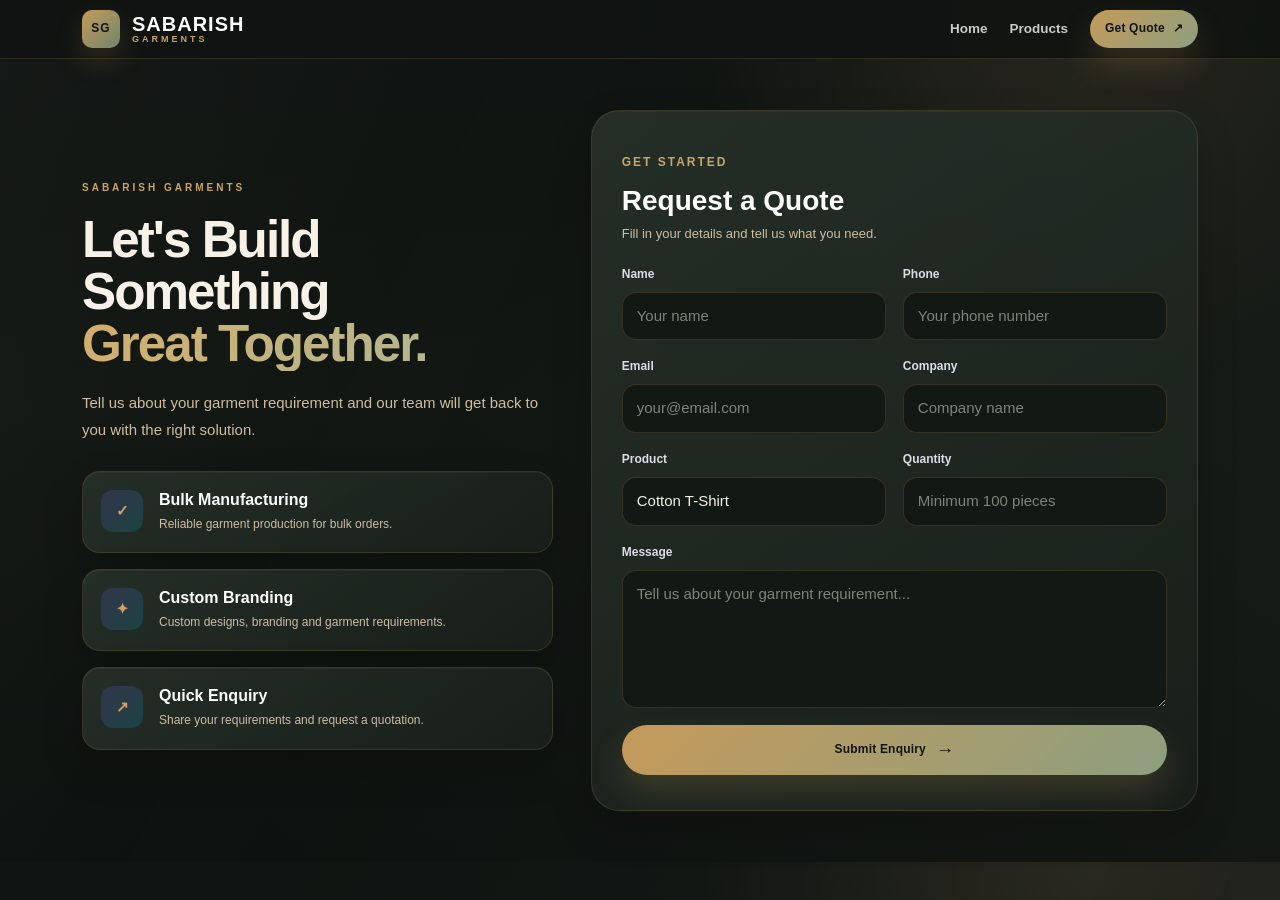
<file: enquiry.html>
<!DOCTYPE html>
<html lang="en">
<head>
    <meta charset="UTF-8">
    <meta name="viewport" content="width=device-width, initial-scale=1.0">
    <title>Request a Quote | Sabarish Garments</title>
    <link href="https://cdn.jsdelivr.net/npm/bootstrap@5.3.3/dist/css/bootstrap.min.css" rel="stylesheet">
    <link rel="stylesheet" href="static/css/style.css">
</head>
<body>
    <nav class="main-navbar navbar">
        <div class="container navbar-container">
            <a class="brand" href="index.html">
                <span class="brand-mark">SG</span>
                <span class="brand-text">SABARISH<small>GARMENTS</small></span>
            </a>
            <div class="nav-links">
                <a class="nav-link-custom" href="index.html">Home</a>
                <a class="nav-link-custom" href="products.html">Products</a>
                <a class="nav-quote-btn" href="enquiry.html">Get Quote <span>↗</span></a>
            </div>
        </div>
    </nav>

    <section class="enquiry-page">
        <div class="container py-5">
            <div class="enquiry-wrapper reveal">
                <div class="enquiry-intro">
                    <span class="dashboard-label">SABARISH GARMENTS</span>
                    <h1>Let's Build Something <span>Great Together.</span></h1>
                    <p>Tell us about your garment requirement and our team will get back to you with the right solution.</p>

                    <div class="enquiry-points">
                        <div class="enquiry-point">
                            <div class="enquiry-point-icon">✓</div>
                            <div>
                                <h4>Bulk Manufacturing</h4>
                                <p>Reliable garment production for bulk orders.</p>
                            </div>
                        </div>
                        <div class="enquiry-point">
                            <div class="enquiry-point-icon">✦</div>
                            <div>
                                <h4>Custom Branding</h4>
                                <p>Custom designs, branding and garment requirements.</p>
                            </div>
                        </div>
                        <div class="enquiry-point">
                            <div class="enquiry-point-icon">↗</div>
                            <div>
                                <h4>Quick Enquiry</h4>
                                <p>Share your requirements and request a quotation.</p>
                            </div>
                        </div>
                    </div>
                </div>

                <div class="enquiry-card">
                    <div class="enquiry-card-header">
                        <span class="enquiry-card-label">GET STARTED</span>
                        <h2>Request a Quote</h2>
                        <p>Fill in your details and tell us what you need.</p>
                    </div>

                    <form class="enquiry-form" action="mailto:sales@sabarishgarments.com" method="post" enctype="text/plain">
                        <div class="row g-3">
                            <div class="col-md-6">
                                <label for="name">Name</label>
                                <input type="text" id="name" name="name" class="form-control" placeholder="Your name" required>
                            </div>
                            <div class="col-md-6">
                                <label for="phone">Phone</label>
                                <input type="tel" id="phone" name="phone" class="form-control" placeholder="Your phone number" required>
                            </div>
                            <div class="col-md-6">
                                <label for="email">Email</label>
                                <input type="email" id="email" name="email" class="form-control" placeholder="your@email.com">
                            </div>
                            <div class="col-md-6">
                                <label for="company">Company</label>
                                <input type="text" id="company" name="company" class="form-control" placeholder="Company name">
                            </div>
                            <div class="col-md-6">
                                <label for="product">Product</label>
                                <select id="product" name="product" class="form-select">
                                    <option value="Cotton T-Shirt">Cotton T-Shirt</option>
                                    <option value="Polo T-Shirt">Polo T-Shirt</option>
                                    <option value="Hoodie">Hoodie</option>
                                    <option value="Oversized T-Shirt">Oversized T-Shirt</option>
                                </select>
                            </div>
                            <div class="col-md-6">
                                <label for="quantity">Quantity</label>
                                <input type="number" id="quantity" name="quantity" class="form-control" placeholder="Minimum 100 pieces" min="100">
                            </div>
                            <div class="col-12">
                                <label for="message">Message</label>
                                <textarea id="message" name="message" class="form-control" rows="5" placeholder="Tell us about your garment requirement..."></textarea>
                            </div>
                            <div class="col-12">
                                <button type="submit" class="enquiry-submit">
                                    <span>Submit Enquiry</span>
                                    <strong>→</strong>
                                </button>
                            </div>
                        </div>
                    </form>
                </div>
            </div>
        </div>
    </section>

    <script src="static/js/script.js"></script>
</body>
</html>
</file>
<file: static/css/style.css>
/* =========================================================
   SABARISH GARMENTS
   COMPLETE WEBSITE STYLE
   ========================================================= */


/* =========================================================
   GLOBAL VARIABLES
   ========================================================= */

:root {

    --primary: #d9b26a;
    --primary-dark: #b88842;

    --cyan: #d9c6a0;
    --pink: #c2895c;
    --orange: #e4bd7a;
    --green: #a0ad8d;

    --bg-main: #110f0d;
    --bg-secondary: #1a1714;
    --bg-card: #1d1a17;
    --bg-card-light: #2b241e;

    --text-main: #f7f1e7;
    --text-secondary: #d0bca1;
    --text-muted: #9c8a73;

    --border: rgba(216,178,106,0.18);

    --gradient-primary:
        linear-gradient(
            135deg,
            #e9c784,
            #a77a3c,
            #d7b678
        );

    --gradient-cyan:
        linear-gradient(
            135deg,
            #f0dba6,
            #b58d53
        );

    --shadow:
        0 24px 72px rgba(0,0,0,0.42);

    --radius: 20px;
}


/* =========================================================
   RESET
   ========================================================= */

* {
    margin: 0;
    padding: 0;
    box-sizing: border-box;
}

html {
    scroll-behavior: smooth;
    scroll-padding-top: 96px;
    font-size: 17px;
}

body {

    margin: 0;
    scroll-behavior: smooth;
    -webkit-font-smoothing: antialiased;
    text-rendering: optimizeLegibility;

    background:
        radial-gradient(circle at top, rgba(217,178,106,0.12), transparent 28%),
        var(--bg-main);

    color:
        var(--text-main);

    font-family:
        "Outfit",
        "Segoe UI",
        Arial,
        sans-serif;

    line-height: 1.6;
    overflow-x: hidden;
}

body::before {
    content: "";
    position: fixed;
    inset: 0;
    background: linear-gradient(120deg, rgba(255,255,255,0.015), transparent 30%, rgba(124,92,255,0.02));
    pointer-events: none;
    z-index: 0;
}

a {
    color: inherit;
    text-decoration: none;
}

img {
    max-width: 100%;
}

button,
input,
select,
textarea {
    font-family: inherit;
}


/* =========================================================
   COMMON CONTAINER
   ========================================================= */

.container {
    max-width: 1280px;
}


/* =========================================================
   COMMON SECTION LABEL
   ========================================================= */

.section-label {

    display: inline-block;

    margin-bottom: 14px;

    color: var(--cyan);

    font-size: 10px;

    font-weight: 900;

    letter-spacing: 3px;

    text-transform: uppercase;
}

.reveal {
    opacity: 0;
    transform: translateY(28px);
    transition: opacity 0.7s ease, transform 0.7s ease;
}

.reveal.active {
    opacity: 1;
    transform: translateY(0);
}


/* =========================================================
   NAVBAR
   ========================================================= */

.navbar,
.main-navbar {

    position: sticky;
    top: 0;
    z-index: 1000;

    padding: 13px 0;

    background:
        rgba(8,8,18,0.88) !important;

    border-bottom:
        1px solid var(--border);

    backdrop-filter: blur(18px);
    -webkit-backdrop-filter: blur(18px);
}

.navbar-container,
.container {
    max-width: 1180px;
}

.navbar-brand,
.brand {
    display: inline-flex;
    align-items: center;
    gap: 12px;

    color: white !important;
    font-size: 22px;
    font-weight: 900;
    letter-spacing: 1px;
}

.brand-mark {
    display: inline-flex;
    align-items: center;
    justify-content: center;

    width: 42px;
    height: 42px;

    border-radius: 12px;

    background:
        linear-gradient(135deg, #f4dfaf, #b78642, #7c4d1b);

    color: white;
    font-size: 14px;
    font-weight: 900;
    box-shadow: 0 14px 30px rgba(181, 136, 66, 0.35);
}

.brand-text {
    display: flex;
    flex-direction: column;
    line-height: 1.05;
}

.brand-text small {
    color: var(--cyan);
    font-size: 9px;
    letter-spacing: 3px;
    font-weight: 800;
}

.navbar-brand:hover,
.brand:hover {
    color: var(--cyan) !important;
}

.nav-links {
    display: flex;
    align-items: center;
    gap: 28px;
}

.nav-link-custom {
    color: rgba(255,255,255,0.78) !important;
    font-size: 14px;
    font-weight: 600;
    transition: 0.25s ease;
}

.nav-link-custom:hover {
    color: white !important;
}

.nav-quote-btn {
    display: inline-flex;
    align-items: center;
    gap: 8px;

    padding: 11px 18px;
    border-radius: 999px;

    background: var(--gradient-primary);
    color: white;
    font-size: 13px;
    font-weight: 800;
    box-shadow: 0 12px 28px rgba(183, 136, 66, 0.28);
    transition: 0.25s ease;
}

.nav-quote-btn:hover {
    color: white;
    transform: translateY(-2px);
}

.navbar .btn,
.navbar .btn-primary,
.navbar .btn-outline-light {
    border-radius: 50px;
    font-size: 12px;
    font-weight: 800;
    padding: 10px 18px;
}

.navbar .btn-outline-light {
    border-color: rgba(255,255,255,0.18);
}

.navbar .btn-outline-light:hover {
    background: white;
    color: #080812;
}

.navbar .btn-primary {
    border: none;
    background: var(--gradient-primary);
}


/* =========================================================
   HERO SECTION
   ========================================================= */

@keyframes floatY {
    0%, 100% { transform: translateY(0px); }
    50% { transform: translateY(-12px); }
}

@keyframes floatX {
    0%, 100% { transform: translateX(0px); }
    50% { transform: translateX(10px); }
}

@keyframes pulseSoft {
    0%, 100% { box-shadow: 0 0 0 rgba(124,92,255,0.2); }
    50% { box-shadow: 0 0 24px rgba(124,92,255,0.32); }
}

@keyframes drift {
    0% { transform: translate3d(0, 0, 0) rotate(0deg); }
    50% { transform: translate3d(10px, -12px, 0) rotate(4deg); }
    100% { transform: translate3d(0, 0, 0) rotate(0deg); }
}

@keyframes shimmer {
    0% { background-position: -200% center; }
    100% { background-position: 200% center; }
}

.hero-section,
.hero {

    position: relative;

    min-height: 620px;
    padding: 20px 0 18px;

    display: flex;
    align-items: center;

    overflow: hidden;

    background:

        radial-gradient(
            circle at 80% 20%,
            rgba(217,178,106,0.18),
            transparent 32%
        ),

        radial-gradient(
            circle at 15% 80%,
            rgba(163,124,71,0.10),
            transparent 30%
        ),

        var(--bg-main);
}

.hero-section {
    padding-top: 28px;
    padding-bottom: 20px;
}

.hero-glow,
.hero-image-glow {
    position: absolute;
    border-radius: 50%;
    filter: blur(80px);
    pointer-events: none;
    animation: pulseSoft 5s ease-in-out infinite;
}

.hero-glow {
    width: 420px;
    height: 420px;
    opacity: 0.32;
}

.glow-one {
    top: -120px;
    right: -80px;
    background: rgba(217,178,106,0.50);
}

.glow-two {
    left: -120px;
    bottom: -140px;
    background: rgba(166,120,60,0.30);
    animation-delay: 1.2s;
}

.hero-image-glow {
    inset: 12% 18% 12% 14%;
    background: radial-gradient(circle, rgba(217,178,106,0.38), transparent 64%);
    z-index: 0;
}

.hero-content {

    position: relative;

    z-index: 2;

    max-width: 720px;
}

.hero h1 {

    margin: 0;

    color: white;

    font-size:
        clamp(42px, 4.5vw, 68px);

    line-height: 0.9;

    font-weight: 900;

    letter-spacing: -3px;
    text-shadow: 0 12px 35px rgba(0,0,0,0.15);
    animation: floatY 5s ease-in-out infinite;
}

.hero h1 span,
.hero-title span,
.section-title h2 span,
.catalog-heading h2 span,
.products-hero h1 span {

    display: block;

    background:
        var(--gradient-primary);

    background-clip: text;
    background-clip: text;
    -webkit-background-clip: text;
    color: transparent;
    -webkit-text-fill-color: transparent;
}

.hero p {

    max-width: 680px;

    margin: 22px 0;

    color: var(--text-secondary);

    font-size: 17px;
    line-height: 1.8;
}

.hero-buttons {

    display: flex;
    flex-wrap: wrap;
    gap: 14px;
    margin-top: 12px;
}

.hero-buttons .btn,
.hero-buttons a,
.hero-btn,
.primary-btn,
.secondary-btn,
.cta-box .btn,
.about-btn,
.view-all-btn,
.nav-quote-btn,
.enquiry-submit,
.login-button,
.catalog-cta-button {

    display: inline-flex;
    align-items: center;
    justify-content: center;

    padding: 16px 28px;
    border-radius: 999px;

    font-size: 13px;
    font-weight: 800;
    letter-spacing: 0.2px;

    transition:
        transform 0.28s ease,
        box-shadow 0.28s ease,
        border-color 0.28s ease,
        background 0.28s ease;
}

.hero-buttons .btn-primary,
.hero-buttons a:first-child,
.primary-btn,
.cta-box .btn,
.about-btn,
.view-all-btn,
.nav-quote-btn,
.enquiry-submit,
.login-button,
.catalog-cta-button {

    border: none;
    background: var(--gradient-primary);
    color: white;
    box-shadow: 0 18px 35px rgba(124,92,255,0.30);
}

.hero-buttons .btn-outline-light,
.hero-buttons a:last-child,
.secondary-btn {

    border: 1px solid rgba(255,255,255,0.16);
    background: rgba(255,255,255,0.03);
    color: white;
}

.hero-buttons .btn:hover,
.hero-buttons a:hover,
.primary-btn:hover,
.secondary-btn:hover,
.cta-box .btn:hover,
.about-btn:hover,
.view-all-btn:hover,
.nav-quote-btn:hover,
.enquiry-submit:hover,
.login-button:hover,
.catalog-cta-button:hover {

    transform: translateY(-3px);
    box-shadow: 0 18px 38px rgba(124,92,255,0.35);
}

.hero-badge {

    display: inline-flex;
    align-items: center;
    gap: 10px;

    padding: 10px 16px;
    margin-bottom: 18px;

    border-radius: 999px;
    border: 1px solid rgba(217,178,106,0.30);
    background: rgba(217,178,106,0.10);

    color: #d7d0ff;
    font-size: 10px;
    font-weight: 800;
    letter-spacing: 2px;
    text-transform: uppercase;
    animation: pulseSoft 3s ease-in-out infinite;
}

.pulse-dot {

    width: 8px;
    height: 8px;
    border-radius: 50%;

    background: var(--cyan);
    box-shadow: 0 0 0 6px rgba(0,217,255,0.12);
}

.hero-trust {

    display: flex;
    flex-wrap: wrap;
    gap: 14px;
    margin-top: 20px;
}

.trust-line {

    display: inline-flex;
    align-items: center;
    gap: 8px;

    padding: 8px 12px;

    border-radius: 999px;
    background: rgba(255,255,255,0.03);
    border: 1px solid rgba(255,255,255,0.08);

    color: #d4d4df;
    font-size: 11px;
    font-weight: 700;
}

.trust-line span {
    color: var(--green);
    font-weight: 900;
}


/* =========================================================
   HERO IMAGE
   ========================================================= */

.hero-image-wrapper {
    position: relative;
    z-index: 2;
    transform: perspective(1200px) rotateY(0deg);
    transition: transform 0.25s ease;
}

.hero-image {

    position: relative;
    z-index: 2;
    width: 100%;
    max-width: 680px;
    margin: 0 auto;

    overflow: hidden;
    border-radius: 32px;
    border: 1px solid rgba(255,255,255,0.10);
    box-shadow: 0 30px 90px rgba(0,0,0,0.42);
    animation: floatY 7s ease-in-out infinite;
}

.hero-image-wrapper::before {
    content: "";
    position: absolute;
    inset: 10% 14% auto auto;
    width: 170px;
    height: 170px;
    border-radius: 50%;
    background: radial-gradient(circle, rgba(217,178,106,0.42), transparent 65%);
    filter: blur(25px);
    z-index: 0;
    animation: pulseSoft 4s ease-in-out infinite;
}

.garment-floating,
.fabric-tag {
    position: absolute;
    z-index: 5;
    display: inline-flex;
    align-items: center;
    justify-content: center;
    min-width: 82px;
    padding: 9px 12px;
    border-radius: 999px;
    border: 1px solid rgba(255,255,255,0.12);
    background: rgba(11,12,25,0.62);
    backdrop-filter: blur(10px);
    color: white;
    font-size: 10px;
    letter-spacing: 1.5px;
    text-transform: uppercase;
    font-weight: 800;
    box-shadow: 0 12px 28px rgba(0,0,0,0.2);
    animation: drift 7s ease-in-out infinite;
}

.tag-one { top: 12%; left: -6%; }
.tag-two { top: 18%; right: -4%; animation-delay: 1.2s; }
.tag-three { bottom: 12%; left: -5%; animation-delay: 2s; }
.tag-four { bottom: 18%; right: -3%; animation-delay: 3s; }

.hero-image::after {
    content: "";
    position: absolute;
    inset: 0;
    background: linear-gradient(160deg, rgba(255,255,255,0.08), transparent 30%, rgba(0,0,0,0.16));
    pointer-events: none;
}

.hero-image img {

    width: 100%;
    height: 470px;
    object-fit: cover;
    display: block;
    transition: transform 0.7s ease;
}

.hero-image:hover img {
    transform: scale(1.04);
}


/* =========================================================
   STATS
   ========================================================= */

.stats-section {

    padding: 60px 0;

    background:
        linear-gradient(180deg, rgba(13,13,27,0.96), rgba(8,8,18,1));

    border-top:
        1px solid var(--border);

    border-bottom:
        1px solid var(--border);
}

.trust-badges {
    display: flex;
    flex-wrap: wrap;
    gap: 12px;
    margin-top: 26px;
}

.trust-badge {
    padding: 10px 14px;
    border-radius: 999px;
    border: 1px solid rgba(255,255,255,0.08);
    background: rgba(255,255,255,0.025);
    color: #dfe3ff;
    font-size: 11px;
    font-weight: 700;
}

.stats-wrapper {
    display: grid;
    grid-template-columns: repeat(4, minmax(0, 1fr));
    gap: 18px;
}

.stat-box,
.stat-card {

    text-align: center;

    padding: 26px 18px;

    border-radius: 22px;
    background: rgba(255,255,255,0.02);
    border: 1px solid rgba(255,255,255,0.06);
    box-shadow: inset 0 1px 0 rgba(255,255,255,0.02);
    transition: transform 0.3s ease, border-color 0.3s ease;
}

.stat-box:hover,
.stat-card:hover {
    transform: translateY(-4px);
    border-color: rgba(124,92,255,0.28);
}

.stat-icon {

    display: flex;
    align-items: center;
    justify-content: center;

    width: 52px;
    height: 52px;
    margin: 0 auto 15px;

    border-radius: 16px;
    background: rgba(124,92,255,0.12);
    color: var(--primary);
    font-size: 22px;
    font-weight: 800;
}

.stat-card h3,
.stat-box h3 {

    margin-bottom: 6px;

    font-size: 31px;
    font-weight: 900;

    background: var(--gradient-primary);
    background-clip: text;
    background-clip: text;
    -webkit-background-clip: text;
    color: transparent;
    -webkit-text-fill-color: transparent;
}

.stat-card p,
.stat-box p {

    margin: 0;

    color: var(--text-muted);
    font-size: 11px;
    font-weight: 700;
    text-transform: uppercase;
    letter-spacing: 1.3px;
}


/* =========================================================
   COMMON SECTIONS
   ========================================================= */

.section {

    padding:
        110px 0;
}

.section-title {

    margin-bottom: 50px;

    text-align: center;
}

.section-title h2 {

    color: white;

    font-size:
        clamp(35px, 5vw, 55px);

    font-weight: 900;
    letter-spacing: -2px;
    text-shadow: 0 10px 30px rgba(0,0,0,0.18);
}

.section-title h2 span {

    background:
        var(--gradient-primary);
    background-clip: text;
    background-clip: text;
    -webkit-background-clip: text;
    color: transparent;
    -webkit-text-fill-color: transparent;
}

.section-title p {

    max-width: 650px;

    margin:
        18px auto 0;

    color:
        var(--text-secondary);

    line-height: 1.8;

    font-size: 14px;
}


/* =========================================================
   ABOUT
   ========================================================= */

.about-section {

    background:
        var(--bg-main);
}

.about-image {

    overflow: hidden;

    border-radius: 25px;

    border:
        1px solid var(--border);
}

.about-image img {

    width: 100%;

    height: 480px;

    object-fit: cover;

    display: block;

    transition:
        transform 0.7s ease;
}

.about-image:hover img {
    transform: scale(1.04);
}

.about-content h2 {

    margin-bottom: 20px;

    color: white;

    font-size: 42px;

    font-weight: 900;
}

.about-content h2 span {

    color: var(--cyan);
}

.why-us-section {
    padding: 110px 0;
    background: linear-gradient(180deg, rgba(16,16,32,0.92), rgba(8,8,18,1));
}

.reason-grid {
    display: grid;
    grid-template-columns: repeat(2, minmax(0, 1fr));
    gap: 18px;
}

.reason-card {
    padding: 24px 22px;
    border-radius: 22px;
    background: rgba(255,255,255,0.025);
    border: 1px solid rgba(255,255,255,0.08);
    box-shadow: 0 18px 45px rgba(0,0,0,0.18);
}

.reason-card h4 {
    margin: 12px 0 10px;
    color: white;
    font-size: 18px;
    font-weight: 800;
}

.reason-card p {
    margin: 0;
    color: var(--text-secondary);
    font-size: 13px;
    line-height: 1.7;
}

.reason-icon {
    width: 46px;
    height: 46px;
    display: flex;
    align-items: center;
    justify-content: center;
    border-radius: 14px;
    background: linear-gradient(135deg, rgba(124,92,255,0.18), rgba(0,217,255,0.14));
    color: var(--cyan);
    font-size: 12px;
    font-weight: 900;
}

.about-content p {

    color:
        var(--text-secondary);

    line-height: 1.8;

    font-size: 14px;

    margin-bottom: 18px;
}


/* =========================================================
   PRODUCT CARDS - HOMEPAGE
   ========================================================= */

.product-card {

    position: relative;
    height: 100%;

    overflow: hidden;

    border-radius: 24px;

    background:
        rgba(255,255,255,0.025);

    border:
        1px solid rgba(255,255,255,0.08);

    transition:
        transform 0.4s ease,
        border-color 0.4s ease,
        box-shadow 0.4s ease;
}

.product-card::before {
    content: "";
    position: absolute;
    inset: -40% auto auto -20%;
    width: 220px;
    height: 220px;
    background: linear-gradient(135deg, rgba(124,92,255,0.28), rgba(0,217,255,0));
    border-radius: 50%;
    filter: blur(16px);
    opacity: 0.9;
    transform: translateX(-18px);
    transition: transform 0.5s ease;
}

.product-card:hover {

    transform: translateY(-8px);

    border-color: rgba(124,92,255,0.38);

    box-shadow: 0 24px 55px rgba(0,0,0,0.30);
}

.product-card:hover::before {
    transform: translateX(140px) scale(1.08);
}

.product-card img {

    width: 100%;

    height: 330px;

    object-fit: cover;

    display: block;

    transition: transform 0.6s ease, filter 0.4s ease;
}

.product-card:hover img {
    transform: scale(1.06);
    filter: saturate(1.12);
}

.product-card-content {

    padding: 25px;
}

.product-card-content h3 {

    color: white;

    font-size: 21px;

    font-weight: 800;

    margin-bottom: 10px;
}

.product-card-content p {

    color: var(--text-secondary);

    font-size: 13px;

    line-height: 1.7;

    margin: 0;
}


/* =========================================================
   PROCESS
   ========================================================= */

.process-card {

    position: relative;

    height: 100%;

    padding: 30px;

    border-radius: 24px;

    background:
        rgba(255,255,255,0.025);

    border:
        1px solid rgba(255,255,255,0.08);

    transition:
        transform 0.4s ease,
        border-color 0.4s ease,
        background 0.4s ease;
}

.process-card::after {
    content: "";
    position: absolute;
    left: 22px;
    right: 22px;
    bottom: 0;
    height: 2px;
    background: linear-gradient(90deg, transparent, rgba(124,92,255,0.9), transparent);
    transform: scaleX(0.5);
    opacity: 0;
    transition: transform 0.4s ease, opacity 0.4s ease;
}

.process-card:hover {

    transform: translateY(-7px);

    background: rgba(124,92,255,0.05);
    border-color: rgba(124,92,255,0.28);
}

.process-card:hover::after {
    transform: scaleX(1);
    opacity: 1;
}

.process-number {

    width: 52px;
    height: 52px;

    display: flex;
    align-items: center;
    justify-content: center;

    margin-bottom: 22px;
    border-radius: 50%;

    background: var(--gradient-primary);
    color: white;

    font-size: 14px;
    font-weight: 900;
    box-shadow: 0 14px 28px rgba(124,92,255,0.22);
}

.process-card h3 {

    color: white;

    font-size: 20px;

    margin-bottom: 12px;
}

.process-card p {

    margin: 0;

    color: var(--text-secondary);

    font-size: 13px;

    line-height: 1.7;
}


/* =========================================================
   CTA
   ========================================================= */

.cta-section {

    padding: 100px 0;
}

.cta-box {

    position: relative;

    overflow: hidden;

    padding: 70px 50px;
    text-align: center;

    border-radius: 32px;
    background: linear-gradient(135deg, rgba(124,92,255,0.18), rgba(255,79,163,0.10));
    border: 1px solid rgba(255,255,255,0.08);
    box-shadow: 0 25px 60px rgba(0,0,0,0.25);
}

.cta-box::before {
    content: "";
    position: absolute;
    inset: auto -90px -120px auto;
    width: 220px;
    height: 220px;
    border-radius: 50%;
    background: rgba(0,217,255,0.12);
    filter: blur(30px);
}

.cta-box h2 {

    color: white;

    font-size:
        clamp(32px, 5vw, 55px);

    font-weight: 900;

    letter-spacing: -2px;
}

.cta-box h2 span {
    color: var(--cyan);
}

.cta-box p {

    max-width: 650px;

    margin:
        20px auto 30px;

    color:
        var(--text-secondary);

    line-height: 1.8;
}

.cta-box .btn {

    padding:
        14px 25px;

    border: none;

    border-radius: 50px;

    background:
        var(--gradient-primary);

    color: white;

    font-size: 12px;

    font-weight: 900;
}


/* =========================================================
   PRODUCTS PAGE HERO
   ========================================================= */

.products-hero {

    position: relative;

    padding:
        120px 0 100px;

    overflow: hidden;

    background:

        radial-gradient(
            circle at 80% 20%,
            rgba(124,92,255,0.20),
            transparent 35%
        ),

        radial-gradient(
            circle at 15% 70%,
            rgba(0,217,255,0.10),
            transparent 30%
        ),

        var(--bg-main);
}

.products-hero-content {

    position: relative;

    z-index: 2;

    max-width: 850px;

    margin: auto;

    text-align: center;
}

.products-hero h1 {

    margin: 0;

    color: white;

    font-size:
        clamp(48px, 7vw, 82px);

    line-height: 0.98;

    font-weight: 900;

    letter-spacing: -4px;
}

.products-hero h1 span {

    display: block;

    background:
        var(--gradient-primary);

    background-clip: text;
    -webkit-background-clip: text;

    -webkit-text-fill-color: transparent;
}

.products-hero p {

    max-width: 650px;

    margin:
        28px auto 0;

    color:
        var(--text-secondary);

    font-size: 16px;

    line-height: 1.8;
}

.products-hero-glow {

    position: absolute;

    width: 400px;

    height: 400px;

    border-radius: 50%;

    filter: blur(120px);

    opacity: 0.15;
}

.glow-purple {

    right: -150px;

    top: -150px;

    background:
        var(--primary);
}

.glow-cyan {

    left: -150px;

    bottom: -200px;

    background:
        var(--cyan);
}

.hero-mini-tags {

    display: flex;

    justify-content: center;

    flex-wrap: wrap;

    gap: 10px;

    margin-top: 30px;
}

.hero-mini-tags span {

    padding:
        9px 15px;

    border-radius: 50px;

    background:
        rgba(255,255,255,0.04);

    border:
        1px solid var(--border);

    color:
        #bdbdcc;

    font-size: 10px;

    font-weight: 700;
}


/* =========================================================
   CATALOG SECTION
   ========================================================= */

.catalog-section {

    padding:
        100px 0 120px;

    background:
        linear-gradient(
            180deg,
            #101021,
            #080812
        );
}

.catalog-heading {

    display: flex;

    align-items: flex-end;

    justify-content: space-between;

    gap: 40px;

    margin-bottom: 50px;
}

.catalog-heading h2 {

    margin: 0;

    color: white;

    font-size:
        clamp(35px, 4vw, 55px);

    line-height: 1;

    font-weight: 900;

    letter-spacing: -2px;
}

.catalog-heading h2 span {

    display: block;

    background:
        var(--gradient-primary);

    background-clip: text;
    -webkit-background-clip: text;

    -webkit-text-fill-color: transparent;
}

.catalog-heading > p {

    max-width: 380px;

    margin: 0;

    color:
        var(--text-secondary);

    font-size: 14px;

    line-height: 1.8;
}


/* =========================================================
   CATALOG CARD
   ========================================================= */

.catalog-card {

    height: 100%;

    overflow: hidden;

    border-radius: 26px;

    background:
        rgba(255,255,255,0.035);

    border:
        1px solid var(--border);

    transition:
        transform 0.4s ease,
        border-color 0.4s ease,
        box-shadow 0.4s ease;
}

.catalog-card:hover {

    transform:
        translateY(-9px);

    border-color:
        rgba(124,92,255,0.40);

    box-shadow:
        0 25px 60px rgba(0,0,0,0.30);
}


/* =========================================================
   CATALOG IMAGE
   ========================================================= */

.catalog-image {

    position: relative;

    height: 420px;

    overflow: hidden;

    background:
        #eeeeee;
}

.catalog-image img {

    width: 100%;

    height: 100%;

    display: block;

    object-fit: cover;

    transition:
        transform 0.7s ease;
}

.catalog-card:hover .catalog-image img {

    transform:
        scale(1.06);
}


/* =========================================================
   PRODUCT NUMBER
   ========================================================= */

.catalog-number {

    position: absolute;

    top: 18px;

    left: 18px;

    width: 45px;

    height: 45px;

    display: flex;

    align-items: center;

    justify-content: center;

    border-radius: 50%;

    color: white;

    background:
        rgba(5,5,15,0.75);

    border:
        1px solid rgba(255,255,255,0.15);

    backdrop-filter:
        blur(10px);

    font-size: 11px;

    font-weight: 900;
}


/* =========================================================
   PRODUCT BADGE
   ========================================================= */

.catalog-badge {

    position: absolute;

    top: 18px;

    right: 18px;

    padding:
        8px 12px;

    border-radius: 50px;

    color: white;

    background:
        rgba(124,92,255,0.85);

    backdrop-filter:
        blur(10px);

    font-size: 9px;

    font-weight: 900;

    letter-spacing: 1px;
}


/* =========================================================
   CATALOG CONTENT
   ========================================================= */

.catalog-content {

    padding: 28px;
}

.catalog-category {

    color:
        var(--cyan);

    font-size: 9px;

    font-weight: 900;

    letter-spacing: 2px;
}

.catalog-content h3 {

    margin:
        10px 0 12px;

    color: white;

    font-size: 24px;

    font-weight: 800;
}

.catalog-content p {

    min-height: 75px;

    margin: 0;

    color:
        var(--text-secondary);

    font-size: 13px;

    line-height: 1.75;
}

.catalog-bottom {

    display: flex;

    align-items: center;

    justify-content: space-between;

    gap: 15px;

    margin-top: 22px;

    padding-top: 18px;

    border-top:
        1px solid var(--border);
}

.catalog-bottom span {

    color:
        var(--text-muted);

    font-size: 10px;

    font-weight: 700;
}

.catalog-bottom a {

    color: white;

    font-size: 12px;

    font-weight: 800;

    transition:
        0.3s ease;
}

.catalog-bottom a:hover {

    color:
        var(--cyan);
}


/* =========================================================
   CATALOG CTA
   ========================================================= */

.catalog-cta {

    position: relative;

    display: flex;

    align-items: center;

    justify-content: space-between;

    gap: 35px;

    margin-top: 80px;

    padding: 45px;

    overflow: hidden;

    border-radius: 30px;

    background:
        linear-gradient(
            135deg,
            rgba(124,92,255,0.14),
            rgba(255,79,163,0.10)
        );

    border:
        1px solid var(--border);
}

.catalog-cta-glow {

    position: absolute;

    width: 300px;

    height: 300px;

    right: -100px;

    top: -150px;

    border-radius: 50%;

    background:
        var(--primary);

    filter:
        blur(100px);

    opacity: 0.15;
}

.catalog-cta-content {

    position: relative;

    z-index: 2;
}

.catalog-cta h2 {

    margin:
        0 0 12px;

    color: white;

    font-size: 35px;

    font-weight: 900;

    letter-spacing: -1px;
}

.catalog-cta h2 span {
    color: var(--cyan);
}

.catalog-cta p {

    max-width: 600px;

    margin: 0;

    color:
        var(--text-secondary);

    font-size: 13px;

    line-height: 1.7;
}

.catalog-cta-button {

    position: relative;

    z-index: 2;

    flex-shrink: 0;

    padding:
        15px 24px;

    border-radius: 50px;

    color: white;

    background:
        var(--gradient-primary);

    font-size: 12px;

    font-weight: 900;

    transition:
        0.3s ease;
}

.catalog-cta-button:hover {

    color: white;

    transform:
        translateY(-3px);

    box-shadow:
        0 15px 35px
        rgba(124,92,255,0.35);
}


/* =========================================================
   ENQUIRY PAGE
   ========================================================= */

.enquiry-section {

    min-height: 80vh;

    padding:
        90px 0;

    background:
        var(--bg-main);
}

.enquiry-wrapper {
    display: grid;
    grid-template-columns: 0.95fr 1.2fr;
    gap: 28px;
    align-items: center;
}

.enquiry-intro {
    padding: 30px 10px 30px 0;
}

.dashboard-label {
    display: inline-block;
    margin-bottom: 18px;
    color: var(--cyan);
    font-size: 10px;
    font-weight: 900;
    letter-spacing: 3px;
    text-transform: uppercase;
}

.enquiry-intro h1 {
    font-size: clamp(40px, 4vw, 58px);
    line-height: 1.02;
    letter-spacing: -2px;
    margin-bottom: 18px;
    font-weight: 900;
}

.enquiry-intro h1 span {
    display: block;
    background: var(--gradient-primary);
    background-clip: text;
    background-clip: text;
    -webkit-background-clip: text;
    color: transparent;
    -webkit-text-fill-color: transparent;
}

.enquiry-intro p {
    color: var(--text-secondary);
    font-size: 15px;
    line-height: 1.8;
    margin-bottom: 28px;
}

.enquiry-points {
    display: grid;
    gap: 16px;
}

.enquiry-point {
    display: flex;
    gap: 16px;
    align-items: flex-start;
    padding: 18px 18px;
    border-radius: 18px;
    background: rgba(255,255,255,0.025);
    border: 1px solid rgba(255,255,255,0.06);
}

.enquiry-point-icon {
    width: 42px;
    height: 42px;
    display: flex;
    align-items: center;
    justify-content: center;
    border-radius: 12px;
    background: linear-gradient(135deg, rgba(124,92,255,0.18), rgba(0,217,255,0.14));
    color: var(--cyan);
    font-size: 15px;
    font-weight: 900;
    flex-shrink: 0;
}

.enquiry-point h4 {
    margin: 0 0 6px;
    color: white;
    font-size: 16px;
    font-weight: 800;
}

.enquiry-point p {
    margin: 0;
    color: var(--text-secondary);
    font-size: 12px;
    line-height: 1.6;
}

.enquiry-card {

    padding: 35px 30px;

    border-radius: 28px;

    background:
        rgba(255,255,255,0.035);

    border:
        1px solid rgba(255,255,255,0.08);

    box-shadow: 0 28px 60px rgba(0,0,0,0.24);
}

.enquiry-card-header {
    margin-bottom: 20px;
}

.enquiry-card-label {
    display: inline-block;
    margin-bottom: 12px;
    color: var(--cyan);
    font-size: 10px;
    font-weight: 800;
    letter-spacing: 2px;
}

.enquiry-card h2 {
    margin: 0 0 6px;
    font-size: 28px;
    font-weight: 900;
    color: white;
}

.enquiry-card-header p {
    margin: 0;
    color: var(--text-secondary);
    font-size: 13px;
}

.enquiry-card h1 {

    margin-bottom: 12px;

    font-size: 42px;

    font-weight: 900;
}

.enquiry-card h1 span {
    color: var(--cyan);
}

.enquiry-card > p {

    margin-bottom: 35px;

    color:
        var(--text-secondary);

    line-height: 1.7;
}

.enquiry-form label {
    display: block;
    margin-bottom: 8px;
    color: #dcdcea;
    font-size: 12px;
    font-weight: 700;
}

.form-control,
.form-select {

    min-height: 48px;

    color: white !important;

    background:
        rgba(255,255,255,0.045) !important;

    border:
        1px solid rgba(255,255,255,0.10) !important;

    border-radius: 14px;

    font-size: 13px;
    padding: 12px 14px;
}

.form-control::placeholder {
    color: #6f6f82;
}

.form-control:focus,
.form-select:focus {

    border-color:
        var(--primary) !important;

    box-shadow:
        0 0 0 3px
        rgba(124,92,255,0.12) !important;
}

.form-select option {

    color: #111;

    background: white;
}

textarea.form-control {

    min-height: 130px;

    resize: vertical;
}

.enquiry-submit {

    width: 100%;
    display: inline-flex;
    align-items: center;
    justify-content: center;
    gap: 10px;
    padding: 15px 18px;
    border: none;
    border-radius: 50px;
    color: white;
    background: var(--gradient-primary);
    font-size: 12px;
    font-weight: 900;
    transition: 0.3s;
    box-shadow: 0 18px 35px rgba(124,92,255,0.25);
}

.enquiry-submit strong {
    font-size: 18px;
    line-height: 1;
}

.enquiry-submit:hover {

    transform: translateY(-2px);
    box-shadow: 0 18px 38px rgba(124,92,255,0.35);
}


/* =========================================================
   SUCCESS PAGE
   ========================================================= */

.success-section {

    min-height: 80vh;

    display: flex;

    align-items: center;

    justify-content: center;

    padding: 80px 0;

    text-align: center;
}

.success-card {

    max-width: 650px;

    margin: auto;

    padding: 60px 40px;

    border-radius: 30px;

    background:
        rgba(255,255,255,0.035);

    border:
        1px solid var(--border);
}

.success-icon {

    width: 80px;

    height: 80px;

    display: flex;

    align-items: center;

    justify-content: center;

    margin:
        0 auto 25px;

    border-radius: 50%;

    background:
        rgba(50,213,131,0.12);

    color:
        var(--green);

    font-size: 35px;
}

.success-card h1 {

    color: white;

    font-size: 42px;

    font-weight: 900;
}

.success-card p {

    color:
        var(--text-secondary);

    line-height: 1.8;

    margin:
        18px 0 30px;
}


/* =========================================================
   LOGIN PAGE
   ========================================================= */

.login-section {

    min-height: 85vh;

    display: flex;

    align-items: center;

    justify-content: center;

    padding: 80px 0;
}

.login-card {

    width: 100%;

    max-width: 450px;

    padding: 45px;

    border-radius: 25px;

    background:
        rgba(255,255,255,0.035);

    border:
        1px solid var(--border);

    box-shadow:
        var(--shadow);
}

.login-card h1 {

    margin-bottom: 10px;

    text-align: center;

    font-size: 35px;

    font-weight: 900;
}

.login-card p {

    margin-bottom: 30px;

    text-align: center;

    color:
        var(--text-secondary);

    font-size: 13px;
}

.login-error {

    padding: 12px;

    margin-bottom: 20px;

    border-radius: 10px;

    color: #ff8a8a;

    background:
        rgba(255,70,70,0.08);

    border:
        1px solid rgba(255,70,70,0.15);

    font-size: 12px;

    text-align: center;
}

.login-button {

    width: 100%;

    padding: 14px;

    border: none;

    border-radius: 50px;

    background:
        var(--gradient-primary);

    color: white;

    font-size: 12px;

    font-weight: 900;
}


/* =========================================================
   DASHBOARD
   ========================================================= */

.dashboard-page,
.leads-page {
    position: relative;
    min-height: 80vh;
    padding: 80px 0 110px;
    background: linear-gradient(180deg, rgba(10,10,20,0.98), rgba(8,8,17,1));
}

.dashboard-section {

    min-height: 80vh;

    padding:
        20px 0 0;
}

.dashboard-header {

    display: flex;

    align-items: center;

    justify-content: space-between;

    gap: 20px;

    margin-bottom: 35px;
    padding: 28px 30px;
    border-radius: 24px;
    background: rgba(255,255,255,0.025);
    border: 1px solid var(--border);
    box-shadow: 0 18px 45px rgba(0,0,0,0.18);
}

.dashboard-header h1 {

    margin: 0;

    font-size: 38px;

    font-weight: 900;
}

.dashboard-header p {

    margin: 6px 0 0;

    color:
        var(--text-secondary);

    font-size: 13px;
}

.dashboard-card {

    height: 100%;

    padding: 24px 22px;

    border-radius: 22px;

    background:
        rgba(255,255,255,0.035);

    border:
        1px solid var(--border);

    transition: 0.3s ease;
}

.dashboard-card:hover {

    transform:
        translateY(-5px);

    border-color:
        rgba(124,92,255,0.35);
}

.dashboard-card-top {
    display: flex;
    justify-content: space-between;
    align-items: center;
    margin-bottom: 18px;
}

.dashboard-icon {
    width: 46px;
    height: 46px;
    display: flex;
    align-items: center;
    justify-content: center;
    border-radius: 14px;
    background: rgba(124,92,255,0.12);
    color: var(--cyan);
    font-size: 18px;
    font-weight: 900;
}

.card-tag {
    display: inline-flex;
    align-items: center;
    justify-content: center;
    padding: 7px 10px;
    border-radius: 999px;
    background: rgba(255,255,255,0.04);
    border: 1px solid rgba(255,255,255,0.08);
    color: #dfe2ff;
    font-size: 9px;
    font-weight: 800;
    letter-spacing: 1.8px;
}

.dashboard-card h6 {
    margin: 0 0 10px;
    color: var(--text-secondary);
    font-size: 12px;
    font-weight: 700;
    letter-spacing: 1.5px;
    text-transform: uppercase;
}

.dashboard-card h2 {

    margin: 0;

    color: white;

    font-size: 35px;

    font-weight: 900;
}

.card-bottom {
    display: flex;
    justify-content: space-between;
    align-items: center;
    margin-top: 18px;
    padding-top: 14px;
    border-top: 1px solid rgba(255,255,255,0.06);
    color: var(--text-secondary);
    font-size: 11px;
    font-weight: 600;
}

.card-bottom strong {
    color: white;
    font-size: 14px;
}

.dashboard-total h2 {
    color: var(--primary);
}

.dashboard-new h2 {
    color: var(--cyan);
}

.dashboard-contacted h2 {
    color: var(--orange);
}

.dashboard-converted h2 {
    color: var(--green);
}

.dashboard-section-header {
    margin-bottom: 22px;
}

.dashboard-action {
    display: flex;
    align-items: center;
    gap: 18px;
    min-height: 146px;
    padding: 22px 20px;
    border-radius: 22px;
    background: rgba(255,255,255,0.025);
    border: 1px solid rgba(255,255,255,0.08);
    box-shadow: 0 18px 45px rgba(0,0,0,0.14);
    transition: transform 0.3s ease, border-color 0.3s ease;
}

.dashboard-action:hover {
    transform: translateY(-4px);
    border-color: rgba(124,92,255,0.34);
}

.action-icon {
    width: 56px;
    height: 56px;
    display: flex;
    align-items: center;
    justify-content: center;
    border-radius: 16px;
    font-size: 20px;
    font-weight: 900;
}

.action-icon.purple {
    background: linear-gradient(135deg, rgba(124,92,255,0.2), rgba(124,92,255,0.09));
    color: #c8beff;
}

.action-icon.blue {
    background: linear-gradient(135deg, rgba(0,217,255,0.18), rgba(124,92,255,0.10));
    color: var(--cyan);
}

.action-content {
    flex: 1;
}

.action-content h3 {
    margin: 0 0 8px;
    color: white;
    font-size: 22px;
    font-weight: 800;
}

.action-content p {
    margin: 0;
    color: var(--text-secondary);
    font-size: 13px;
    line-height: 1.7;
}

.action-arrow {
    display: inline-flex;
    align-items: center;
    justify-content: center;
    width: 46px;
    height: 46px;
    border-radius: 50%;
    background: rgba(255,255,255,0.04);
    border: 1px solid rgba(255,255,255,0.08);
    color: white;
    font-weight: 900;
    font-size: 20px;
}

.dashboard-info {
    display: flex;
    align-items: flex-start;
    gap: 18px;
    margin-top: 18px;
    padding: 22px 24px;
    border-radius: 22px;
    background: rgba(124,92,255,0.06);
    border: 1px solid rgba(124,92,255,0.18);
}

.info-icon {
    width: 52px;
    height: 52px;
    display: flex;
    align-items: center;
    justify-content: center;
    border-radius: 16px;
    background: linear-gradient(135deg, rgba(124,92,255,0.18), rgba(0,217,255,0.14));
    color: var(--cyan);
    font-size: 18px;
    font-weight: 900;
}

.dashboard-info h3 {
    margin: 0 0 8px;
    color: white;
    font-size: 22px;
    font-weight: 800;
}

.dashboard-info p {
    margin: 0;
    color: var(--text-secondary);
    font-size: 13px;
    line-height: 1.7;
}

.dashboard-logout,
.leads-dashboard-btn {
    display: inline-flex;
    align-items: center;
    gap: 10px;
    padding: 12px 18px;
    border-radius: 999px;
    background: rgba(255,255,255,0.04);
    border: 1px solid rgba(255,255,255,0.08);
    color: white;
    font-weight: 700;
    transition: transform 0.25s ease, border-color 0.25s ease;
}

.dashboard-logout:hover,
.leads-dashboard-btn:hover {
    transform: translateY(-2px);
    border-color: rgba(124,92,255,0.32);
}


/* =========================================================
   LEADS TABLE
   ========================================================= */

.leads-section {

    min-height: 80vh;

    padding:
        20px 0 0;
}

.leads-header {

    display: flex;

    align-items: center;

    justify-content: space-between;
    gap: 16px;
    margin-bottom: 30px;
    padding: 28px 30px;
    border-radius: 24px;
    background: rgba(255,255,255,0.025);
    border: 1px solid var(--border);
    box-shadow: 0 18px 45px rgba(0,0,0,0.18);
}

.leads-header h1 {

    margin: 0;

    font-size: 38px;

    font-weight: 900;
}

.leads-card {
    padding: 26px 24px;
    border-radius: 24px;
    background: rgba(255,255,255,0.025);
    border: 1px solid var(--border);
    box-shadow: 0 18px 45px rgba(0,0,0,0.18);
}

.leads-card-header {
    display: flex;
    justify-content: space-between;
    align-items: end;
    gap: 12px;
    margin-bottom: 16px;
}

.leads-card-header h2 {
    margin: 0;
    color: white;
    font-size: 28px;
    font-weight: 900;
}

.lead-count {
    display: inline-flex;
    align-items: center;
    justify-content: center;
    padding: 9px 12px;
    border-radius: 999px;
    background: rgba(124,92,255,0.08);
    border: 1px solid rgba(124,92,255,0.22);
    color: #dfe2ff;
    font-size: 11px;
    font-weight: 800;
    letter-spacing: 1.2px;
}

.table-container {

    overflow: hidden;

    border-radius: 20px;

    border:
        1px solid var(--border);

    background:
        var(--bg-card);
}

.table {

    margin: 0;

    color: white;
}

.table thead th {

    padding: 17px;

    color: white;

    background:
        #151527;

    border-color:
        var(--border);

    font-size: 11px;

    text-transform: uppercase;

    letter-spacing: 1px;
}

.table tbody td {

    padding: 15px;

    color:
        #c7c7d5;

    background:
        transparent;

    border-color:
        var(--border);

    font-size: 12px;

    vertical-align: middle;
}

.table tbody tr:hover td {

    background:
        rgba(124,92,255,0.04);
}

.table .form-select,
.status-select {
    min-width: 125px;
    min-height: 38px;
    padding: 8px 12px;
    font-size: 11px;
    border-radius: 12px;
    background: rgba(255,255,255,0.045);
    color: white;
    border: 1px solid rgba(255,255,255,0.08);
}

.lead-id {
    color: var(--cyan);
    font-weight: 800;
}

.lead-customer {
    display: flex;
    align-items: center;
    gap: 12px;
}

.customer-avatar {
    width: 36px;
    height: 36px;
    display: flex;
    align-items: center;
    justify-content: center;
    border-radius: 12px;
    background: linear-gradient(135deg, rgba(124,92,255,0.2), rgba(0,217,255,0.15));
    color: white;
    font-weight: 800;
}

.lead-customer strong {
    display: block;
    color: white;
    font-size: 13px;
}

.lead-customer small,
.lead-date,
.lead-phone,
.quantity-label {
    color: var(--text-secondary);
    font-size: 11px;
}

.product-badge {
    display: inline-flex;
    padding: 7px 10px;
    border-radius: 999px;
    background: rgba(255,255,255,0.04);
    border: 1px solid rgba(255,255,255,0.08);
    color: #edf0ff;
    font-weight: 700;
    font-size: 11px;
}

.login-container {
    min-height: 85vh;
    display: flex;
    align-items: center;
    justify-content: center;
    padding: 80px 0;
}

.login-shell {
    width: 100%;
    max-width: 440px;
    padding: 42px 32px 32px;
    border-radius: 28px;
    background: rgba(255,255,255,0.03);
    border: 1px solid var(--border);
    box-shadow: 0 28px 60px rgba(0,0,0,0.25);
}

.login-shell h2 {
    margin: 0 0 10px;
    text-align: center;
    font-size: 34px;
    font-weight: 900;
    color: white;
}

.login-shell p {
    margin: 0 0 28px;
    text-align: center;
    color: var(--text-secondary);
    font-size: 13px;
    line-height: 1.7;
}

.login-form {
    display: grid;
    gap: 18px;
}

.login-form .form-control {
    min-height: 52px;
    padding: 14px 16px;
    border-radius: 14px;
    background: rgba(255,255,255,0.04);
    border: 1px solid rgba(255,255,255,0.10);
    color: white;
    font-size: 14px;
}

.login-form .form-control::placeholder {
    color: #7a7a90;
}

.login-form .form-control:focus {
    border-color: rgba(124,92,255,0.8);
    box-shadow: 0 0 0 3px rgba(124,92,255,0.12);
    outline: none;
}

.login-submit {
    width: 100%;
    padding: 15px 18px;
    border: none;
    border-radius: 50px;
    background: var(--gradient-primary);
    color: white;
    font-size: 12px;
    font-weight: 900;
    letter-spacing: 1.2px;
    text-transform: uppercase;
    transition: transform 0.25s ease, box-shadow 0.25s ease;
    box-shadow: 0 18px 35px rgba(124,92,255,0.22);
}

.login-submit:hover {
    transform: translateY(-2px);
    box-shadow: 0 18px 38px rgba(124,92,255,0.33);
}

.login-error {
    padding: 12px 14px;
    margin-bottom: 14px;
    border-radius: 12px;
    background: rgba(255,69,69,0.08);
    border: 1px solid rgba(255,69,69,0.18);
    color: #ffb0b0;
    font-size: 12px;
    font-weight: 600;
    text-align: center;
}


/* =========================================================
   FOOTER
   ========================================================= */

footer {

    padding:
        60px 0 30px;

    background:
        #05050c;

    border-top:
        1px solid var(--border);
}

.footer-brand {

    color: white;

    font-size: 20px;

    font-weight: 900;
}

.footer-text {

    max-width: 400px;

    margin-top: 15px;

    color:
        var(--text-muted);

    font-size: 13px;

    line-height: 1.8;
}

.footer-links {

    display: flex;

    flex-direction: column;

    gap: 10px;
}

.footer-links a {

    color:
        var(--text-secondary);

    font-size: 12px;

    transition:
        0.3s;
}

.footer-links a:hover {
    color: var(--cyan);
}

.footer-bottom {

    margin-top: 45px;

    padding-top: 25px;

    border-top:
        1px solid var(--border);

    color:
        var(--text-muted);

    font-size: 11px;

    text-align: center;
}


/* =========================================================
   AI CHAT BUTTON
   ========================================================= */

.ai-chat-button {

    position: fixed;

    right: 25px;

    bottom: 25px;

    z-index: 2000;

    width: 60px;

    height: 60px;

    display: flex;

    align-items: center;

    justify-content: center;

    border: none;

    border-radius: 50%;

    color: white;

    background:
        var(--gradient-primary);

    font-size: 25px;

    cursor: pointer;

    box-shadow:
        0 10px 35px
        rgba(124,92,255,0.35);

    transition:
        0.3s;
}

.ai-chat-button:hover {

    transform:
        translateY(-5px)
        scale(1.05);
}


/* =========================================================
   AI CHAT BOX
   ========================================================= */

.ai-chat {

    position: fixed;

    right: 25px;

    bottom: 100px;

    z-index: 2000;

    width: 360px;

    height: 500px;

    overflow: hidden;

    display: flex;

    flex-direction: column;

    border-radius: 22px;

    background:
        #10101f;

    border:
        1px solid rgba(255,255,255,0.12);

    box-shadow:
        0 25px 80px rgba(0,0,0,0.50);
}


/* =========================================================
   AI CHAT HEADER
   ========================================================= */

.ai-chat-header {

    display: flex;

    align-items: center;

    justify-content: space-between;

    padding:
        18px 20px;

    background:
        var(--gradient-primary);
}

.ai-chat-header strong {

    display: block;

    color: white;

    font-size: 14px;
}

.ai-chat-header small {

    color:
        rgba(255,255,255,0.75);

    font-size: 10px;
}

.chat-close {

    width: 32px;

    height: 32px;

    border: none;

    border-radius: 50%;

    background:
        rgba(255,255,255,0.15);

    color: white;

    font-size: 20px;

    cursor: pointer;
}


/* =========================================================
   CHAT MESSAGES
   ========================================================= */

.chat-messages {

    flex: 1;

    overflow-y: auto;

    padding: 20px;

    background:
        #0b0b16;
}

.bot-message,
.user-message {

    max-width: 85%;

    padding:
        11px 14px;

    margin-bottom: 12px;

    border-radius: 14px;

    font-size: 12px;

    line-height: 1.6;

    word-wrap: break-word;
}

.bot-message {

    margin-right: auto;

    color:
        #d8d8e4;

    background:
        #171727;

    border:
        1px solid var(--border);
}

.user-message {

    margin-left: auto;

    color: white;

    background:
        var(--gradient-primary);
}


/* =========================================================
   CHAT INPUT
   ========================================================= */

.chat-input-area {

    display: flex;

    gap: 8px;

    padding: 12px;

    background:
        #111120;

    border-top:
        1px solid var(--border);
}

.chat-input-area input {

    flex: 1;

    min-width: 0;

    padding:
        11px 13px;

    color: white;

    background:
        rgba(255,255,255,0.05);

    border:
        1px solid var(--border);

    border-radius: 10px;

    outline: none;

    font-size: 12px;
}

.chat-input-area input:focus {

    border-color:
        var(--primary);
}

.chat-input-area button {

    width: 42px;

    border: none;

    border-radius: 10px;

    color: white;

    background:
        var(--gradient-primary);

    cursor: pointer;
}


/* =========================================================
   SCROLLBAR
   ========================================================= */

::-webkit-scrollbar {
    width: 7px;
}

::-webkit-scrollbar-track {
    background:
        #080812;
}

::-webkit-scrollbar-thumb {

    border-radius: 20px;

    background:
        #36364d;
}

::-webkit-scrollbar-thumb:hover {

    background:
        var(--primary);
}


/* =========================================================
   SELECTION
   ========================================================= */

::selection {

    color: white;

    background:
        var(--primary);
}


/* =========================================================
   REVEAL ANIMATION
   ========================================================= */

.reveal {

    opacity: 0;

    transform:
        translateY(30px);

    transition:
        opacity 0.7s ease,
        transform 0.7s ease;
}

.reveal.active {

    opacity: 1;

    transform:
        translateY(0);
}


/* =========================================================
   BUTTON GENERAL
   ========================================================= */

.btn {
    transition:
        transform 0.3s ease,
        box-shadow 0.3s ease;
}

.btn:hover {
    transform:
        translateY(-2px);
}


/* =========================================================
   RESPONSIVE - TABLET
   ========================================================= */

@media (max-width: 991px) {

    .hero {
        min-height: auto;

        padding:
            90px 0;
    }

    .hero-image {
        margin-top: 50px;
    }

    .hero-image img {
        height: 420px;
    }

    .about-image {
        margin-bottom: 40px;
    }

    .catalog-heading {

        align-items:
            flex-start;

        flex-direction:
            column;
    }

    .catalog-image {
        height: 380px;
    }

    .catalog-cta {

        align-items:
            flex-start;

        flex-direction:
            column;
    }

}


/* =========================================================
   RESPONSIVE - MOBILE
   ========================================================= */

@media (max-width: 768px) {

    .navbar .container {

        padding-left: 18px;

        padding-right: 18px;
    }

    .navbar-brand {
        font-size: 16px;
    }

    .navbar .btn {

        padding:
            8px 12px;

        font-size: 10px;
    }

    .hero {

        padding:
            75px 0;
    }

    .hero h1 {

        font-size: 52px;

        letter-spacing:
            -2px;
    }

    .hero p {
        font-size: 14px;
    }

    .hero-image img {
        height: 350px;
    }

    .section {
        padding:
            80px 0;
    }

    .about-content h2 {
        font-size: 35px;
    }

    .products-hero {

        padding:
            90px 0 80px;
    }

    .products-hero h1 {

        font-size: 52px;

        letter-spacing:
            -2px;
    }

    .products-hero p {
        font-size: 14px;
    }

    .catalog-section {
        padding:
            80px 0;
    }

    .catalog-image {
        height: 400px;
    }

    .catalog-cta {
        padding: 30px;
    }

    .dashboard-header,
    .leads-header {

        align-items:
            flex-start;

        flex-direction:
            column;
    }

    .enquiry-card {
        padding: 30px 22px;
    }

    .login-card {
        padding: 30px 22px;
    }

    .ai-chat {

        right: 12px;

        bottom: 85px;

        width:
            calc(100% - 24px);

        height: 480px;
    }

    .ai-chat-button {

        right: 18px;

        bottom: 18px;
    }

}


/* =========================================================
   RESPONSIVE - SMALL MOBILE
   ========================================================= */

@media (max-width: 576px) {

    .hero h1 {
        font-size: 42px;
    }

    .products-hero h1 {
        font-size: 42px;
    }

    .hero-buttons {

        flex-direction:
            column;
    }

    .hero-buttons .btn {
        width: 100%;
    }

    .hero-mini-tags span {
        font-size: 9px;
    }

    .catalog-image {
        height: 360px;
    }

    .catalog-content {
        padding: 23px;
    }

    .catalog-content h3 {
        font-size: 21px;
    }

    .catalog-bottom {

        align-items:
            flex-start;

        flex-direction:
            column;
    }

    .catalog-cta h2 {
        font-size: 28px;
    }

    .catalog-cta-button {
        width: 100%;

        text-align: center;
    }

    .cta-box {
        padding:
            50px 25px;
    }

    .cta-box h2 {
        font-size: 34px;
    }

    .success-card {
        padding:
            45px 25px;
    }

    .success-card h1 {
        font-size: 32px;
    }

    .table-container {
        overflow-x: auto;
    }

}

/* =========================================================
   PROFESSIONAL BRAND THEME
   ========================================================= */

body {
    background:
        radial-gradient(circle at 85% 0%, rgba(197,154,90,0.12), transparent 28%),
        linear-gradient(180deg, #101412 0%, #121713 48%, #0e1210 100%);
    color: var(--text-main);
}

body::before {
    background:
        linear-gradient(115deg, rgba(244,240,232,0.025), transparent 34%, rgba(166,185,154,0.035));
}

.navbar,
.main-navbar {
    background: rgba(16,20,18,0.94) !important;
    border-bottom-color: rgba(197,154,90,0.18);
}

.brand-mark {
    background: linear-gradient(135deg, #c59a5a, #71866d);
    color: #111510;
    box-shadow: 0 12px 28px rgba(197,154,90,0.2);
}

.brand-text small,
.section-label,
.dashboard-label,
.catalog-category,
.product-index,
.enquiry-card-label {
    color: #c9a56a;
}

.nav-link-custom:hover,
.navbar-brand:hover,
.brand:hover {
    color: #d8b77e !important;
}

.nav-quote-btn,
.primary-btn,
.about-btn,
.view-all-btn,
.enquiry-submit,
.login-button,
.catalog-cta-button,
.hero-buttons .btn-primary {
    background: linear-gradient(135deg, #c59a5a, #8d9f7f);
    color: #111510;
    box-shadow: 0 16px 32px rgba(197,154,90,0.2);
}

.nav-quote-btn:hover,
.primary-btn:hover,
.about-btn:hover,
.view-all-btn:hover,
.enquiry-submit:hover,
.login-button:hover,
.catalog-cta-button:hover {
    color: #111510;
    box-shadow: 0 18px 34px rgba(197,154,90,0.28);
}

.hero-section,
.hero {
    background:
        radial-gradient(circle at 82% 18%, rgba(197,154,90,0.16), transparent 33%),
        radial-gradient(circle at 10% 88%, rgba(113,134,109,0.12), transparent 30%),
        #101412;
}

.hero h1 span,
.hero-title span,
.section-title h2 span,
.catalog-heading h2 span,
.products-hero h1 span,
.enquiry-intro h1 span {
    background: linear-gradient(135deg, #d5ae6c, #a8b99b);
    background-clip: text;
    background-clip: text;
    -webkit-background-clip: text;
}

.hero-badge,
.hero-mini-tags span,
.trust-badge {
    border-color: rgba(197,154,90,0.28);
    background: rgba(197,154,90,0.08);
    color: #e0c48d;
}

.pulse-dot,
.online-dot {
    background: #a6b99a;
    box-shadow: 0 0 0 6px rgba(166,185,154,0.13);
}

.hero-glow,
.hero-image-glow,
.products-hero-glow,
.catalog-cta-glow {
    opacity: 0.28;
    filter: blur(90px);
}

.glow-one,
.glow-purple {
    background: rgba(197,154,90,0.38);
}

.glow-two,
.glow-cyan {
    background: rgba(113,134,109,0.32);
}

.hero-image-wrapper::before,
.hero-image-glow {
    background: radial-gradient(circle, rgba(197,154,90,0.28), transparent 64%);
}

.secondary-btn,
.hero-buttons .btn-outline-light {
    border-color: rgba(197,154,90,0.3);
    background: rgba(244,240,232,0.035);
    color: #f4f0e8;
}

.secondary-btn:hover,
.hero-buttons .btn-outline-light:hover {
    background: rgba(197,154,90,0.12);
    color: #f4f0e8;
}

.stats-section,
.about-section,
.why-us-section,
.products-section,
.catalog-section,
.enquiry-section,
.dashboard-page,
.login-container {
    background: transparent;
}

.stat-box,
.stat-card,
.reason-card,
.product-card,
.catalog-card,
.enquiry-point,
.dashboard-card,
.dashboard-action,
.login-shell,
.enquiry-card {
    background: linear-gradient(145deg, rgba(38,49,41,0.9), rgba(25,32,27,0.92));
    border-color: rgba(197,154,90,0.16);
    box-shadow: 0 18px 42px rgba(0,0,0,0.18), inset 0 1px 0 rgba(244,240,232,0.04);
}

.stat-box:hover,
.stat-card:hover,
.reason-card:hover,
.product-card:hover,
.catalog-card:hover,
.dashboard-action:hover {
    border-color: rgba(197,154,90,0.42);
}

.stat-icon,
.reason-icon,
.action-icon,
.enquiry-point-icon,
.dashboard-icon {
    color: #d3a05e;
}

.product-image::after,
.catalog-image::after {
    background: linear-gradient(180deg, transparent 55%, rgba(16,20,18,0.35));
}

.catalog-badge,
.product-number,
.catalog-number,
.card-tag {
    background: rgba(16,20,18,0.84);
    border-color: rgba(197,154,90,0.25);
    color: #e0c48d;
}

.catalog-bottom a,
.product-content a,
.action-arrow,
.catalog-cta h2 span {
    color: #d3a05e;
}

.catalog-cta {
    background:
        linear-gradient(120deg, rgba(197,154,90,0.14), rgba(113,134,109,0.1)),
        #1a211b;
    border-color: rgba(197,154,90,0.25);
}

.form-control,
.form-select,
.chat-input,
.login-form input {
    background: #121814 !important;
    border-color: rgba(197,154,90,0.2) !important;
    color: #f4f0e8 !important;
}

.form-control:focus,
.form-select:focus,
.chat-input:focus,
.login-form input:focus {
    border-color: #c59a5a !important;
    box-shadow: 0 0 0 3px rgba(197,154,90,0.12) !important;
}

.form-control::placeholder,
.chat-input::placeholder,
.login-form input::placeholder {
    color: #7d857b;
}

.ai-button,
.ai-chat-box,
.ai-header {
    border-color: rgba(197,154,90,0.24);
}

.ai-button,
.ai-avatar,
.chat-send {
    background: linear-gradient(135deg, #c59a5a, #71866d);
    color: #111510;
}

.ai-chat-box {
    background: #1a211b;
    box-shadow: 0 24px 70px rgba(0,0,0,0.34);
}

.bot-message {
    background: rgba(197,154,90,0.1);
    border-color: rgba(197,154,90,0.18);
}

@media (max-width: 768px) {
    .nav-links {
        gap: 14px;
    }

    .nav-link-custom {
        font-size: 12px;
    }

    .brand-mark {
        width: 36px;
        height: 36px;
    }
}

.products-hero {
    background:
        radial-gradient(circle at 82% 18%, rgba(197,154,90,0.16), transparent 34%),
        radial-gradient(circle at 12% 72%, rgba(113,134,109,0.12), transparent 30%),
        #101412;
}

.products-hero-glow.glow-purple {
    background: rgba(197,154,90,0.34);
}

.products-hero-glow.glow-cyan {
    background: rgba(113,134,109,0.3);
}

/* =========================================================
   FINAL LAYOUT POLISH
   ========================================================= */

.hero-section,
.hero {
    min-height: 470px;
}

.hero-image-wrapper {
    width: min(100%, 520px);
    margin-left: auto;
}

.hero-image {
    border-radius: 24px;
}

.hero-image img {
    height: 340px;
}

.hero-content {
    max-width: 570px;
}

.hero h1 {
    line-height: 0.98;
}

.hero p {
    max-width: 540px;
}

.about-visual {
    position: relative;
    width: 100%;
    max-width: none;
    margin: 0;
}

.about-card-main {
    position: relative;
    overflow: hidden;
    border: 1px solid rgba(197,154,90,0.18);
    border-radius: 22px;
    box-shadow: 0 20px 48px rgba(0,0,0,0.22);
}

.about-card-main img {
    display: block;
    width: 100%;
    height: 460px;
    object-fit: cover;
}

.about-card-content {
    position: absolute;
    right: 0;
    bottom: 0;
    left: 0;
    padding: 24px;
    background: linear-gradient(180deg, transparent, rgba(16,20,18,0.96));
}

.about-card-content span {
    color: #d3a05e;
    font-size: 10px;
    font-weight: 800;
    letter-spacing: 2px;
}

.about-card-content h3 {
    margin: 8px 0 4px;
    color: #f4f0e8;
    font-size: 21px;
}

.about-card-content p {
    margin: 0;
    color: #c4c8bd;
    font-size: 12px;
}

.floating-card {
    position: absolute;
    z-index: 3;
    display: flex;
    align-items: center;
    gap: 10px;
    padding: 12px 15px;
    border: 1px solid rgba(197,154,90,0.24);
    border-radius: 14px;
    background: rgba(25,32,27,0.94);
    box-shadow: 0 16px 34px rgba(0,0,0,0.24);
    backdrop-filter: blur(12px);
}

.floating-card-one {
    left: 14px;
    bottom: 24px;
}

.floating-card-two {
    right: 14px;
    top: 24px;
}

.floating-card strong {
    color: #e0c48d;
    font-size: 19px;
    line-height: 1;
}

.floating-card span,
.floating-card small {
    color: #c4c8bd;
    font-size: 11px;
    line-height: 1.3;
}

.floating-card-two .check {
    color: #a6b99a;
    font-size: 18px;
    font-weight: 800;
}

.floating-card-two div {
    display: grid;
    gap: 3px;
}

.floating-card-two strong {
    color: #f4f0e8;
    font-size: 12px;
}

.about-content {
    max-width: 560px;
    margin-left: auto;
}

.about-content .section-title,
.why-us-section .section-title {
    margin-bottom: 24px;
    text-align: left;
}

.about-content .section-title span,
.why-us-section .section-title span {
    color: #a8b99b;
}

.about-content .section-text {
    max-width: 540px;
}

/* =========================================================
   ABOUT AND FOOTER REFINEMENT
   ========================================================= */

.about-section {
    padding: 92px 0 104px;
    background: linear-gradient(180deg, #101412, #151c17);
}

.about-section .row {
    align-items: center;
}

.about-visual {
    min-height: 460px;
    margin-left: 0;
}

.about-content {
    padding-left: 18px;
}

.about-content .section-label {
    margin-bottom: 12px;
}

.about-content .section-title {
    max-width: 500px;
    margin-top: 0;
    margin-bottom: 22px;
    font-size: clamp(34px, 4vw, 52px);
    line-height: 1.02;
}

.about-content .section-text {
    margin-bottom: 14px;
    line-height: 1.75;
}

.about-features {
    display: grid;
    gap: 12px;
    margin: 26px 0 28px;
}

.about-feature {
    display: flex;
    align-items: flex-start;
    gap: 12px;
    max-width: 520px;
    padding: 12px 14px;
    border-left: 2px solid rgba(197,154,90,0.5);
    background: rgba(197,154,90,0.045);
}

.about-feature > span {
    color: #a6b99a;
    font-weight: 800;
}

.about-feature strong {
    display: block;
    margin-bottom: 3px;
    color: #f4f0e8;
    font-size: 13px;
}

.about-feature p {
    margin: 0;
    color: var(--text-secondary);
    font-size: 12px;
    line-height: 1.5;
}

footer.footer {
    padding: 68px 0 24px;
    background: #0b0f0c;
    border-top: 1px solid rgba(197,154,90,0.2);
}

.footer-content {
    display: grid;
    grid-template-columns: minmax(0, 1fr) auto;
    gap: 60px;
    align-items: start;
}

.footer-logo {
    display: inline-flex;
    flex-direction: column;
    gap: 3px;
    color: #f4f0e8;
    font-size: 21px;
    font-weight: 900;
    letter-spacing: 1px;
    line-height: 1;
}

.footer-logo span {
    color: #c9a56a;
    font-size: 9px;
    letter-spacing: 3px;
}

.footer-content > div:first-child > p {
    max-width: 330px;
    margin: 16px 0 0;
    color: var(--text-muted);
    font-size: 13px;
    line-height: 1.7;
}

.footer-links {
    display: grid;
    grid-template-columns: repeat(2, minmax(90px, 1fr));
    gap: 12px 28px;
    min-width: 200px;
    padding: 4px 0;
}

.footer-links a {
    color: var(--text-secondary);
    font-size: 12px;
    transition: color 0.25s ease, transform 0.25s ease;
}

.footer-links a:hover {
    color: #d3a05e;
    transform: translateX(3px);
}

.footer-bottom {
    display: flex;
    justify-content: space-between;
    gap: 20px;
    margin-top: 44px;
    padding-top: 20px;
    border-top: 1px solid rgba(232,225,208,0.1);
    color: var(--text-muted);
    font-size: 11px;
    text-align: left;
}

.cta-section {
    position: relative;
    padding: 86px 0 96px;
    overflow: hidden;
    background: linear-gradient(180deg, #151c17, #101412);
}

.cta-section::before {
    content: "";
    position: absolute;
    top: -180px;
    right: -90px;
    width: 420px;
    height: 420px;
    border-radius: 50%;
    background: rgba(197,154,90,0.12);
    filter: blur(80px);
    pointer-events: none;
}

.cta-content {
    position: relative;
    z-index: 1;
    max-width: 820px;
    margin: 0 auto;
    padding: 58px 48px;
    overflow: hidden;
    border: 1px solid rgba(197,154,90,0.26);
    border-radius: 26px;
    background:
        linear-gradient(135deg, rgba(197,154,90,0.14), rgba(113,134,109,0.09)),
        rgba(25,32,27,0.92);
    box-shadow: 0 26px 60px rgba(0,0,0,0.24), inset 0 1px 0 rgba(244,240,232,0.06);
    text-align: center;
}

.cta-content .section-label {
    margin-bottom: 14px;
}

.cta-content h2 {
    max-width: 650px;
    margin: 0 auto;
    color: #f4f0e8;
    font-size: clamp(32px, 4.5vw, 58px);
    line-height: 1.02;
    letter-spacing: -2px;
}

.cta-content h2 span {
    display: block;
    color: #d3a05e;
}

.cta-content p {
    max-width: 470px;
    margin: 18px auto 28px;
    color: var(--text-secondary);
    font-size: 16px;
    line-height: 1.7;
}

/* =========================================================
   FINAL RESPONSIVE SYSTEM
   ========================================================= */

.hero-image {
    display: block;
    height: 340px;
    object-fit: cover;
}

.hero-section .container,
.stats-section .container,
.about-section .container,
.why-us-section .container,
.products-section .container,
.process-section .container,
.cta-section .container,
footer .container {
    position: relative;
    z-index: 1;
}

@media (max-width: 991px) {
    .navbar-container {
        gap: 16px;
    }

    .nav-links {
        gap: 12px 18px;
    }

    .hero-section,
    .hero {
        min-height: auto;
        padding: 74px 0 84px;
    }

    .hero-content {
        max-width: 680px;
        margin: 0 auto;
        text-align: center;
    }

    .hero-badge,
    .hero-buttons,
    .hero-trust {
        justify-content: center;
    }

    .hero p {
        margin-right: auto;
        margin-left: auto;
    }

    .hero-image-wrapper {
        width: min(100%, 680px);
        margin: 42px auto 0;
    }

    .stats-wrapper {
        grid-template-columns: repeat(2, minmax(0, 1fr));
    }

    .about-content {
        max-width: 680px;
        margin: 0 auto;
        padding-left: 0;
    }

    .about-content .section-title,
    .why-us-section .section-title {
        text-align: center;
    }

    .about-content .section-label,
    .why-us-section .section-label {
        display: block;
        text-align: center;
    }

    .about-content .section-text {
        max-width: 680px;
    }

    .about-features {
        max-width: 680px;
        margin-right: auto;
        margin-left: auto;
    }

    .about-btn {
        display: flex;
        width: fit-content;
        margin: 0 auto;
    }

    .footer-content {
        grid-template-columns: 1fr;
        gap: 28px;
    }
}

@media (max-width: 768px) {
    .main-navbar {
        padding: 10px 0 14px;
    }

    .navbar-container {
        align-items: center;
        flex-direction: column;
    }

    .nav-links {
        width: 100%;
        justify-content: center;
        gap: 10px 16px;
    }

    .nav-link-custom {
        font-size: 14px;
    }

    .nav-quote-btn {
        padding: 10px 16px;
        font-size: 13px;
    }

    .hero-section,
    .hero {
        padding: 58px 0 68px;
    }

    .hero h1 {
        font-size: clamp(42px, 10vw, 60px);
        letter-spacing: -1.5px;
    }

    .hero p {
        font-size: 16px;
        line-height: 1.7;
    }

    .hero-image-wrapper {
        margin-top: 34px;
    }

    .hero-image {
        height: 300px;
        border-radius: 20px;
    }

    .garment-floating,
    .fabric-tag {
        display: none;
    }

    .stats-section,
    .about-section,
    .why-us-section,
    .section,
    .cta-section {
        padding-top: 68px;
        padding-bottom: 68px;
    }

    .reason-grid {
        grid-template-columns: 1fr;
    }

    .about-card-main img {
        height: 380px;
    }

    .cta-content {
        padding: 42px 24px;
        border-radius: 20px;
    }

    .footer-links {
        min-width: 0;
    }

    .footer-bottom {
        flex-direction: column;
        gap: 8px;
        margin-top: 32px;
    }
}

@media (max-width: 576px) {
    .brand {
        font-size: 20px;
    }

    .nav-links {
        gap: 9px 12px;
    }

    .nav-link-custom {
        font-size: 13px;
    }

    .nav-quote-btn {
        width: 100%;
    }

    .hero-badge {
        padding: 8px 12px;
        font-size: 9px;
        letter-spacing: 1.4px;
    }

    .hero h1 {
        font-size: 42px;
        line-height: 1;
    }

    .hero-buttons {
        gap: 10px;
    }

    .hero-buttons a,
    .hero-btn,
    .primary-btn,
    .secondary-btn {
        width: 100%;
    }

    .hero-trust {
        align-items: stretch;
        flex-direction: column;
    }

    .trust-line {
        justify-content: center;
    }

    .hero-image {
        height: 250px;
    }

    .stats-wrapper {
        gap: 10px;
    }

    .stat-box,
    .stat-card {
        padding: 20px 10px;
    }

    .stat-card h3,
    .stat-box h3 {
        font-size: 26px;
    }

    .stat-card p,
    .stat-box p {
        font-size: 10px;
        letter-spacing: 0.8px;
    }

    .about-card-main img {
        height: 300px;
    }

    .floating-card {
        padding: 9px 11px;
    }

    .floating-card-one {
        left: 8px;
        bottom: 14px;
    }

    .floating-card-two {
        right: 8px;
        top: 14px;
    }

    .footer-links {
        grid-template-columns: 1fr 1fr;
        gap: 10px 18px;
    }
}

/* Accessible reading scale */
body {
    font-size: 18px;
}

.nav-link-custom {
    font-size: 15px;
}

.hero p,
.about-content p,
.about-content .section-text,
.section-title p,
.reason-card p,
.process-card p,
.product-card-content p,
.catalog-content p,
.about-feature p,
.footer-content > div:first-child > p {
    font-size: 16px;
}

.trust-line,
.trust-badge,
.stat-card p,
.stat-box p,
.product-badge,
.section-label,
.catalog-category,
.enquiry-card-label {
    font-size: 12px;
}

.form-control,
.form-select,
.login-form .form-control,
.table tbody td,
.chat-input-area input,
.bot-message,
.user-message {
    font-size: 15px;
}

@media (max-width: 768px) {
    body {
        font-size: 17px;
    }

    .hero p,
    .about-content p,
    .about-content .section-text,
    .section-title p,
    .reason-card p,
    .process-card p,
    .product-card-content p,
    .catalog-content p,
    .about-feature p,
    .footer-content > div:first-child > p {
        font-size: 15px;
    }
}

.cta-btn {
    display: inline-flex;
    align-items: center;
    justify-content: center;
    min-width: 178px;
    padding: 14px 24px;
    border-radius: 999px;
    background: linear-gradient(135deg, #c59a5a, #8d9f7f);
    color: #111510;
    font-size: 12px;
    font-weight: 900;
    box-shadow: 0 16px 32px rgba(197,154,90,0.22);
    transition: transform 0.28s ease, box-shadow 0.28s ease;
}

.cta-btn:hover {
    color: #111510;
    transform: translateY(-3px);
    box-shadow: 0 20px 38px rgba(197,154,90,0.3);
}

@media (max-width: 991px) {
    .about-content {
        padding-left: 0;
    }

    .about-visual {
        width: 100%;
        margin-right: auto;
        margin-left: auto;
    }
}

@media (max-width: 576px) {
    .about-section {
        padding: 68px 0 78px;
    }

    .about-visual {
        min-height: 320px;
    }

    .cta-section {
        padding: 64px 0 72px;
    }

    .cta-content {
        padding: 42px 22px;
        border-radius: 20px;
    }

    .footer-content,
    .footer-bottom {
        grid-template-columns: 1fr;
        display: grid;
    }

    .footer-content {
        gap: 30px;
    }

    .footer-bottom {
        gap: 8px;
        text-align: left;
    }
}

@media (min-width: 992px) {
    .container,
    .navbar-container {
        padding-right: 32px;
        padding-left: 32px;
    }
}

@media (max-width: 991px) {
    .container,
    .navbar-container {
        padding-right: 22px;
        padding-left: 22px;
    }
}

@media (max-width: 576px) {
    .container,
    .navbar-container {
        padding-right: 18px;
        padding-left: 18px;
    }
}

.products-section {
    padding: 78px 0 92px;
    background: linear-gradient(180deg, #171d19, #101412);
}

.products-section .section-heading {
    display: flex;
    align-items: flex-end;
    justify-content: space-between;
    gap: 28px;
    margin-bottom: 34px;
}

.products-section .section-heading > p {
    max-width: 320px;
    margin: 0;
    color: var(--text-secondary);
    font-size: 14px;
    line-height: 1.7;
}

.products-section .section-title {
    margin-bottom: 0;
    text-align: left;
    font-size: clamp(32px, 4vw, 48px);
}

.products-section .product-card {
    border-radius: 18px;
}

.products-section .product-image {
    position: relative;
    height: 220px;
    overflow: hidden;
    background: #242b25;
}

.products-section .product-card img {
    height: 100%;
    object-fit: cover;
}

.products-section .product-content {
    padding: 20px;
}

.products-section .product-content h3 {
    margin: 8px 0 8px;
    font-size: 19px;
}

.products-section .product-content p {
    min-height: 66px;
    font-size: 12px;
    line-height: 1.6;
}

.products-section .product-number {
    position: absolute;
    top: 14px;
    left: 14px;
    z-index: 2;
}

@media (max-width: 991px) {
    .hero-image-wrapper {
        width: min(100%, 560px);
        margin: 26px auto 0;
    }

    .hero-image img {
        height: 360px;
    }

    .products-section .section-heading {
        align-items: flex-start;
        flex-direction: column;
    }
}

@media (max-width: 576px) {
    .hero-image-wrapper {
        width: 100%;
    }

    .hero-image img {
        height: 280px;
    }

    .products-section {
        padding: 60px 0 72px;
    }

    .products-section .product-image {
        height: 210px;
    }

    .floating-card-one {
        left: 12px;
        bottom: 12px;
    }

    .floating-card-two {
        right: 12px;
        top: 12px;
    }
}

html {
    scroll-behavior: smooth;
}

a,
button,
input,
select,
textarea,
.product-card,
.catalog-card,
.reason-card,
.process-card,
.dashboard-action,
.hero-image,
.hero-btn,
.nav-link-custom,
.nav-quote-btn {
    transition-timing-function: cubic-bezier(0.22, 1, 0.36, 1);
}

img {
    backface-visibility: hidden;
    transform: translateZ(0);
}

.hero-section::before,
.hero-section::after {
    content: "";
    position: absolute;
    border-radius: 50%;
    filter: blur(110px);
    pointer-events: none;
}

.hero-section::before {
    width: 260px;
    height: 260px;
    right: 6%;
    top: 8%;
    background: rgba(197, 154, 90, 0.18);
}

.hero-section::after {
    width: 220px;
    height: 220px;
    left: 8%;
    bottom: 8%;
    background: rgba(113, 134, 109, 0.18);
}

@media (max-width: 991px) {
    .navbar,
    .main-navbar {
        padding: 10px 0;
    }

    .navbar-container {
        flex-wrap: wrap;
        justify-content: center;
        gap: 10px 18px;
    }

    .nav-links {
        justify-content: center;
        flex-wrap: wrap;
        gap: 10px 16px;
    }

    .nav-link-custom,
    .nav-quote-btn {
        font-size: 12px;
    }

    .hero-section,
    .hero {
        min-height: auto;
        padding-top: 40px;
        padding-bottom: 30px;
    }

    .row.align-items-center {
        row-gap: 30px;
    }

    .hero-content,
    .hero p {
        max-width: 100%;
        text-align: center;
    }

    .hero-buttons {
        justify-content: center;
    }

    .hero-trust {
        justify-content: center;
    }

    .hero-image-wrapper {
        max-width: 560px;
        margin: 0 auto;
    }
}

@media (max-width: 576px) {
    .brand {
        font-size: 18px;
    }

    .brand-mark {
        width: 34px;
        height: 34px;
        font-size: 12px;
    }

    .brand-text small {
        letter-spacing: 2px;
    }

    .hero h1 {
        letter-spacing: -2px;
    }

    .hero-title,
    .hero h1 {
        text-align: center;
    }

    .hero-badge {
        display: inline-flex;
        justify-content: center;
        width: 100%;
    }

    .hero-buttons {
        flex-direction: column;
        width: 100%;
    }

    .hero-btn,
    .primary-btn,
    .secondary-btn {
        width: 100%;
    }

    .nav-quote-btn {
        width: 100%;
        justify-content: center;
    }

    .hero-image {
        border-radius: 18px;
    }

    .hero-image img {
        height: 280px;
    }
}

@media (prefers-reduced-motion: reduce) {
    *,
    *::before,
    *::after {
        animation-duration: 0.01ms !important;
        animation-iteration-count: 1 !important;
        scroll-behavior: auto !important;
        transition-duration: 0.01ms !important;
    }
}

/* =========================================================
   COMPACT BROWSER SCALE
   ========================================================= */

@media (min-width: 992px) {
    .navbar,
    .main-navbar {
        padding: 10px 0;
    }

    .brand-mark {
        width: 38px;
        height: 38px;
        border-radius: 10px;
        font-size: 12px;
    }

    .brand,
    .navbar-brand {
        font-size: 20px;
    }

    .nav-links {
        gap: 22px;
    }

    .nav-link-custom {
        font-size: 13.5px;
    }

    .nav-quote-btn {
        padding: 9px 15px;
        font-size: 12px;
    }

    .about-section {
        padding: 68px 0 78px;
    }

    .about-visual,
    .about-card-main img {
        min-height: 0;
        height: 410px;
    }

    .about-content {
        padding-left: 8px;
    }

    .about-content .section-title {
        font-size: clamp(34px, 3.4vw, 47px);
        margin-bottom: 16px;
    }

    .about-content .section-text {
        font-size: 13.5px;
        line-height: 1.65;
    }

    .about-features {
        gap: 8px;
        margin: 18px 0 20px;
    }

    .about-feature {
        padding: 9px 12px;
    }

    .about-feature p {
        font-size: 11px;
    }

    .about-section .row,
    .products-section .row,
    .catalog-section .row,
    .enquiry-form .row {
        --bs-gutter-x: 1rem;
    }
}

/* =========================================================
   RESPONSIVE ENQUIRY FORM
   ========================================================= */

@media (max-width: 991px) {
    .enquiry-page {
        overflow: hidden;
    }

    .enquiry-page > .container {
        max-width: 780px;
    }

    .enquiry-wrapper {
        grid-template-columns: 1fr;
        gap: 30px;
        align-items: stretch;
    }

    .enquiry-intro {
        padding: 0;
    }

    .enquiry-intro h1 {
        max-width: 620px;
        font-size: clamp(36px, 6vw, 50px);
    }

    .enquiry-intro p {
        max-width: 620px;
    }

    .enquiry-card {
        width: 100%;
        padding: 30px 26px;
        border-radius: 22px;
    }

    .enquiry-form .row {
        --bs-gutter-x: 16px;
        --bs-gutter-y: 16px;
    }
}

@media (max-width: 576px) {
    .enquiry-page > .container {
        padding-top: 28px !important;
        padding-bottom: 48px !important;
    }

    .enquiry-wrapper {
        gap: 24px;
    }

    .enquiry-intro h1 {
        font-size: 34px;
        letter-spacing: -1px;
    }

    .enquiry-intro p {
        margin-bottom: 20px;
        font-size: 13px;
        line-height: 1.7;
    }

    .enquiry-points {
        gap: 10px;
    }

    .enquiry-point {
        gap: 12px;
        padding: 14px;
        border-radius: 14px;
    }

    .enquiry-point-icon {
        width: 36px;
        height: 36px;
        border-radius: 10px;
        font-size: 13px;
    }

    .enquiry-point h4 {
        font-size: 14px;
    }

    .enquiry-point p {
        font-size: 11px;
    }

    .enquiry-card {
        padding: 24px 16px;
        border-radius: 18px;
    }

    .enquiry-card h2 {
        font-size: 24px;
    }

    .enquiry-form .row {
        --bs-gutter-x: 0;
        --bs-gutter-y: 14px;
    }

    .enquiry-form .col-md-6,
    .enquiry-form .col-12 {
        width: 100%;
    }

    .form-control,
    .form-select {
        min-height: 46px;
        width: 100%;
        border-radius: 12px;
        font-size: 12px;
    }

    textarea.form-control {
        min-height: 120px;
    }

    .enquiry-submit {
        min-height: 48px;
    }

    .about-section .row,
    .products-section .row,
    .catalog-section .row {
        --bs-gutter-x: 0.75rem;
    }
}
</file>
